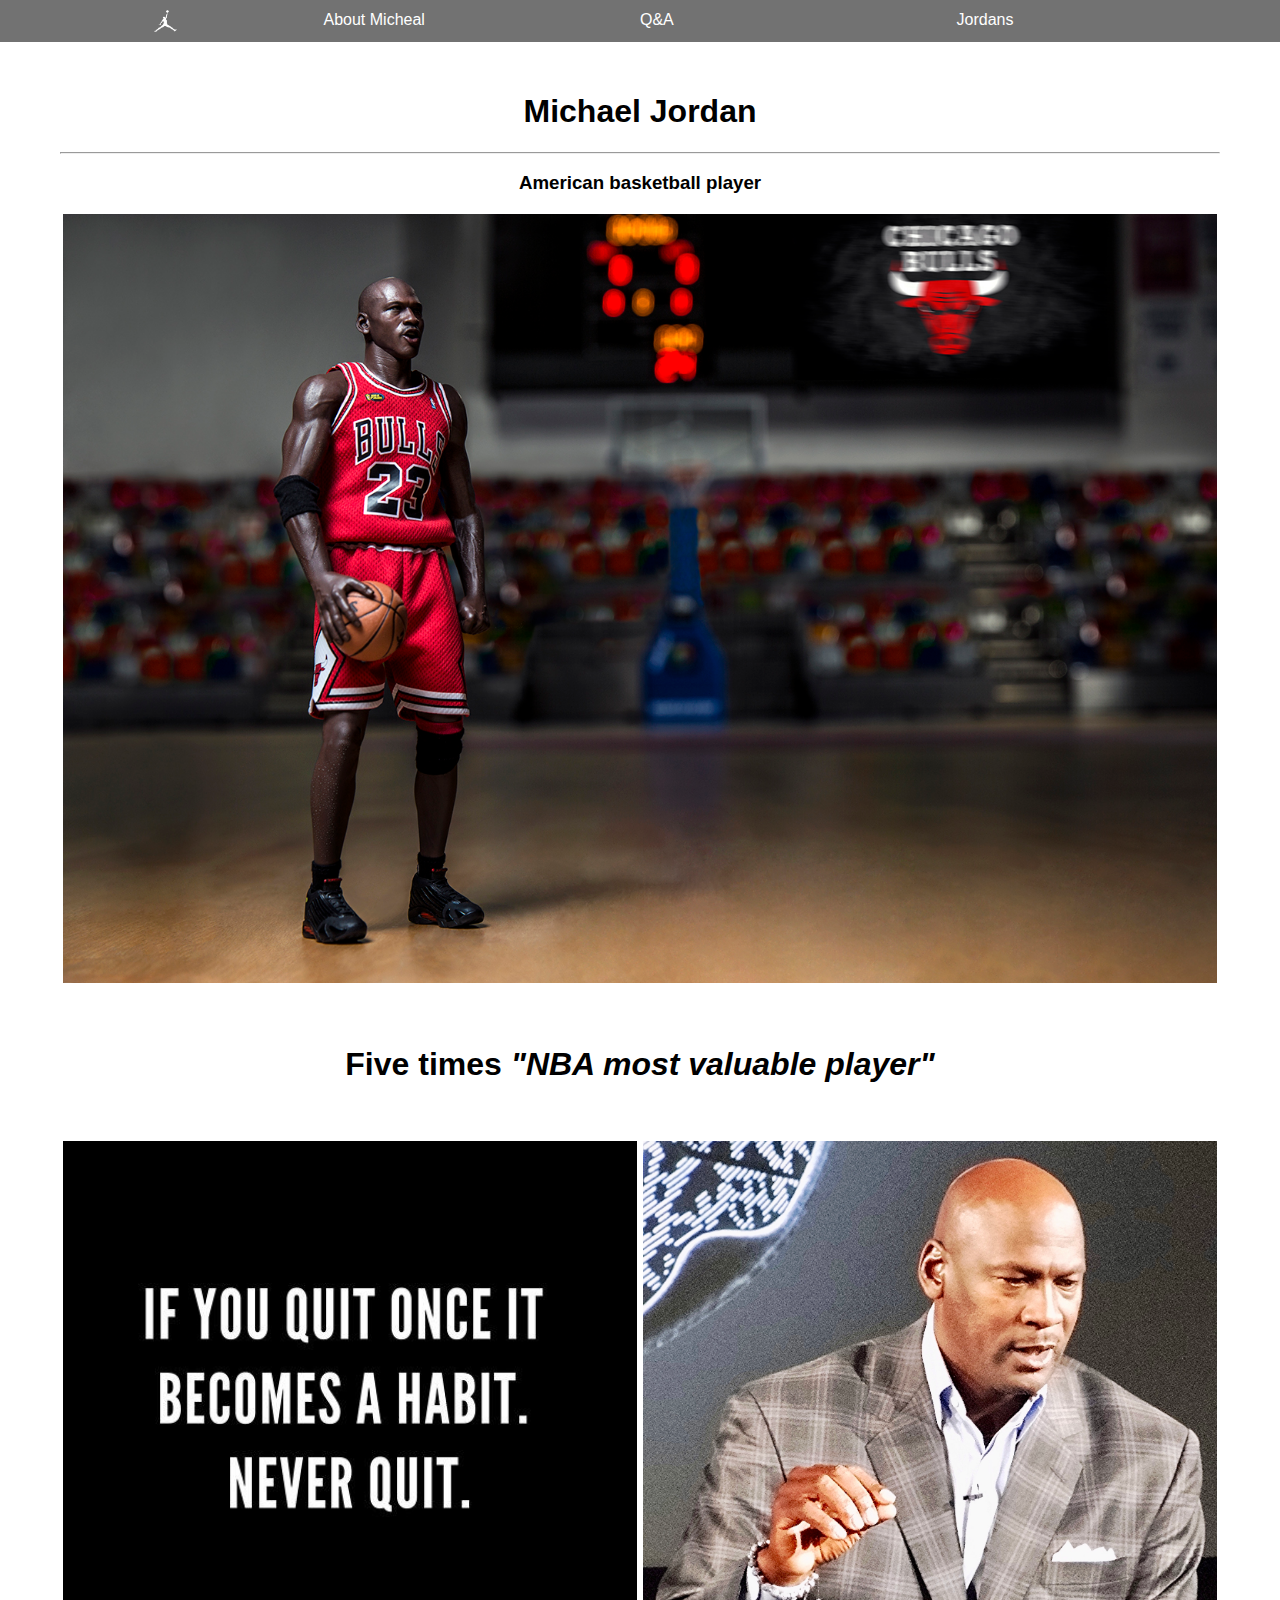
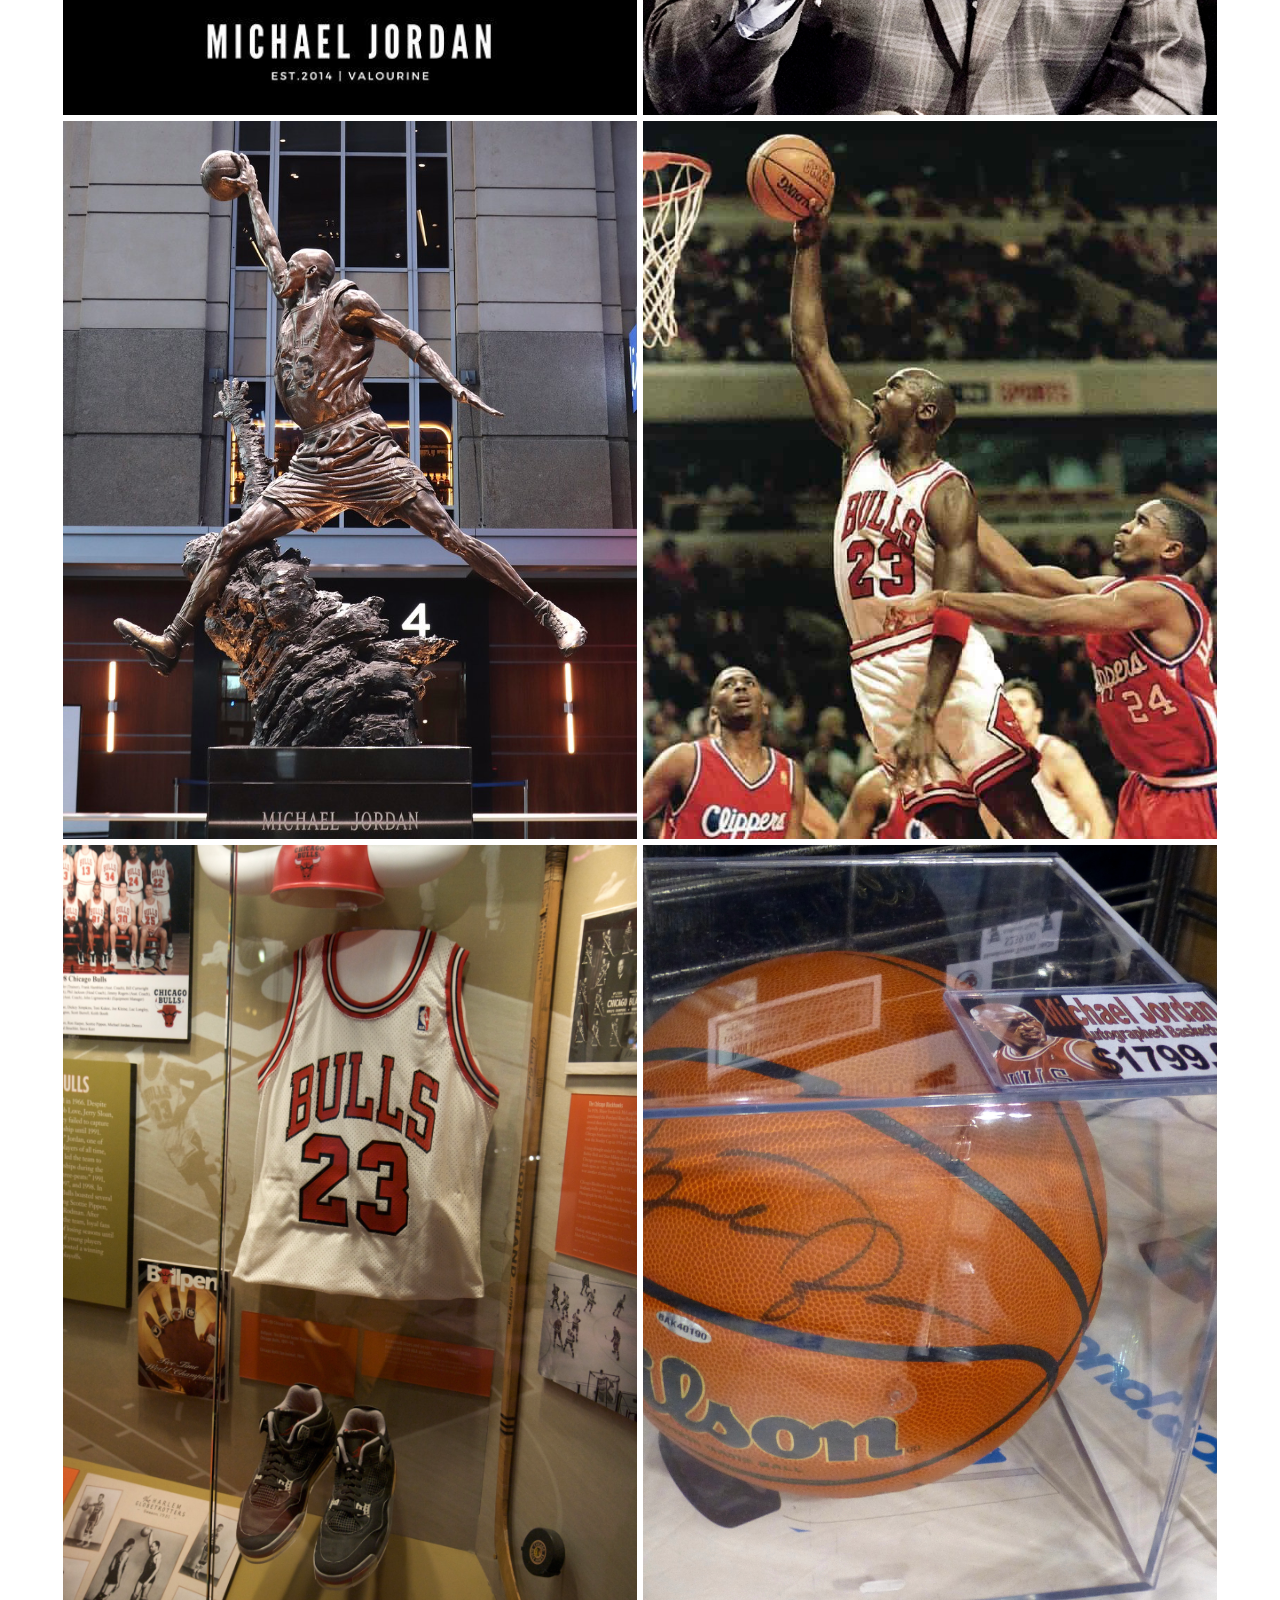
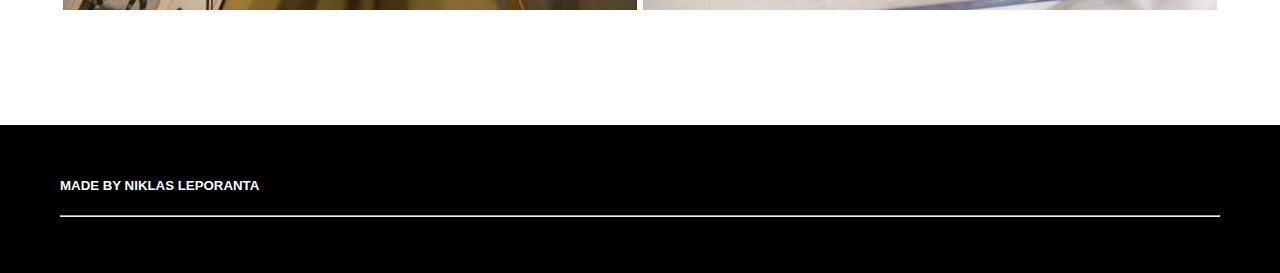
<file: index.html>
<!doctype html>
<html lang="no">
<head> 
  <title> Home </title>                                                       <!--Enderer navnet som vises i taben-->
  <link rel="stylesheet" href="./stilark/hovedstilark.css">                   <!--Kobler filen til CSS dokumentet-->
  <meta name="viewport" content="width=device-width, initial-scale=1.0">

</head>
<body>
    <div id="hub">                                                            <!--Lager huben-->
      <div class="row" > 
        <div class="columnlogo">

          <a href ="index.html">
            <img alt="Home button" src="./bilder/logo2.png" class="center"> </a></div> <!--Bruker logoen som link-->            

        <div class="column"> <a id="grå" href="aboutmichael.html"> About Micheal</a></div> <!--Link til en side-->           

        <div class="column"><a id="grå" href="questions.html">Q&A</a></div> 

        <div class="column"><a id="grå" href="jordanshoes.html">Jordans </a></div>             

    </div></div></div>


    <div id="hovedhvit" >                                                     <!--Definerer hvilken type boks som skal brukes-->

        <h1> Michael Jordan </h1> <hr>                             
        <h3> American basketball player </h3>                        
        
        <div class="row"> 
          <div class="column">
            <img src="./bilder/plasticfigurejordan.jpg" style="width:100%" alt="Cartoon picture of Michael Jordan"> <!--Importerer bildet og definerer størrelse-->
        </div> </div> 
        
        <br> <br>
        <h1> Five times <em>"NBA most valuable player"</em></h1>              <!--Hva som skal sta i h3, "em" gjør kursiv-->
        <br><br>


        <div  class="row" >                                                   <!--Rad med flexbox-->
          <div class="column">                                                <!--Kolonne med flexbox-->
            <img src="./bilder/quote.jpg"  alt="If you quit once it becomes a habit. Never quit." style="width:100%"> <!--Importerer bildet og definerer størrelse-->
          </div> 
    
          <div class="column">
            <img src="./bilder/talkingjordan.jpg" alt="Old picture of Michael Jordan talking" style="width:100%"> 
        </div></div>


        <div class="row" > 
          <div class="column">
            <img src="./bilder/sculpturemichael.jpg"  alt="Sculpture of Michael Jordan dunking" style="width:100%"> 
          </div> 

          <div class="column">
            <img src="./bilder/oldpicturemichael.jpg" alt="Picture of Michael Jordan dunking" style="width:100%">
          </div> </div> 

        <div class="row"> 
          <div class="column">
            <img src="./bilder/clothesmichael.jpg"  alt="An od Bulls jersey" style="width:100%"> 
          </div> 
  
          <div class="column">
            <img src="./bilder/signedball.jpg" alt="A signed basketball" style="width:100%"> 
    </div></div></div> 


    <div id="bunn">
        <h5> MADE BY NIKLAS LEPORANTA </h5>                                  <!--Hva som skal stå i h5-->
        <hr>                                                                 <!-- strek -->
        <br>                                                                 <!-- mellomrom -->    
    </div>

</body>
  
</html>
</file>
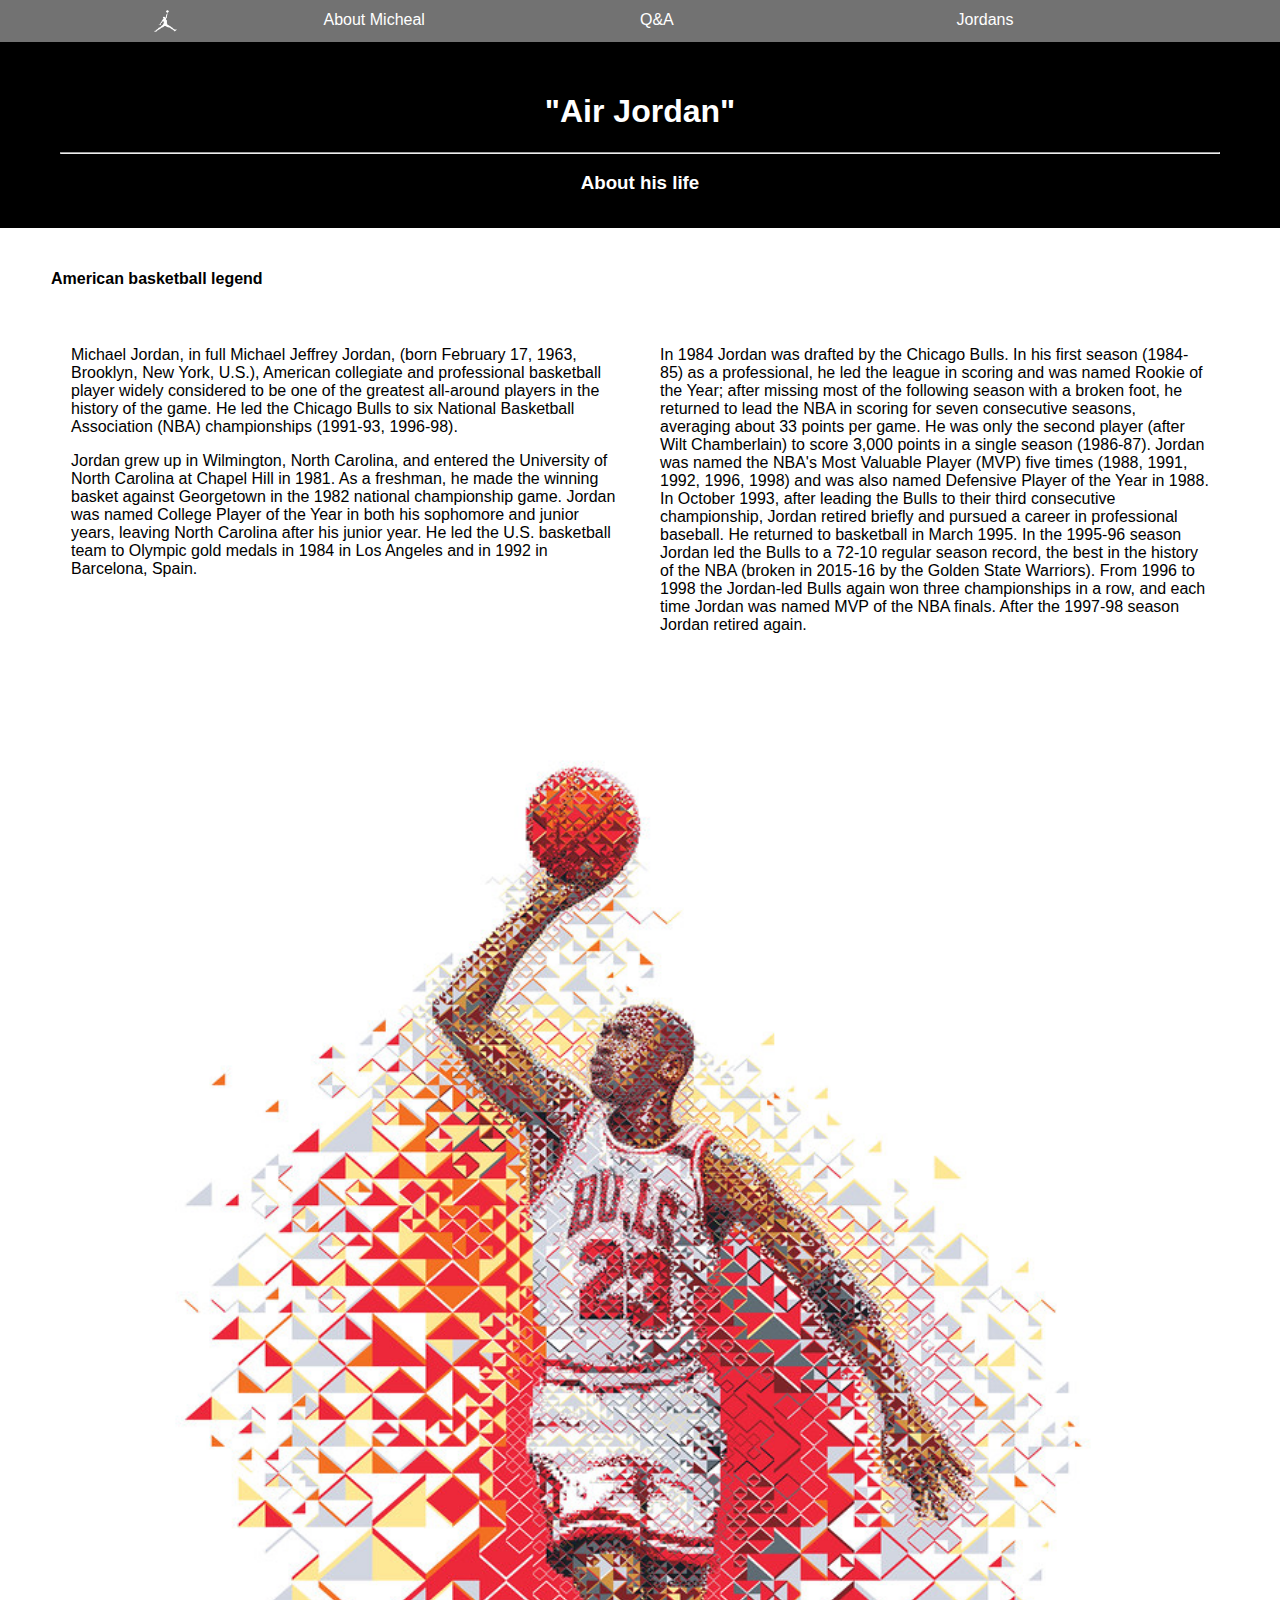
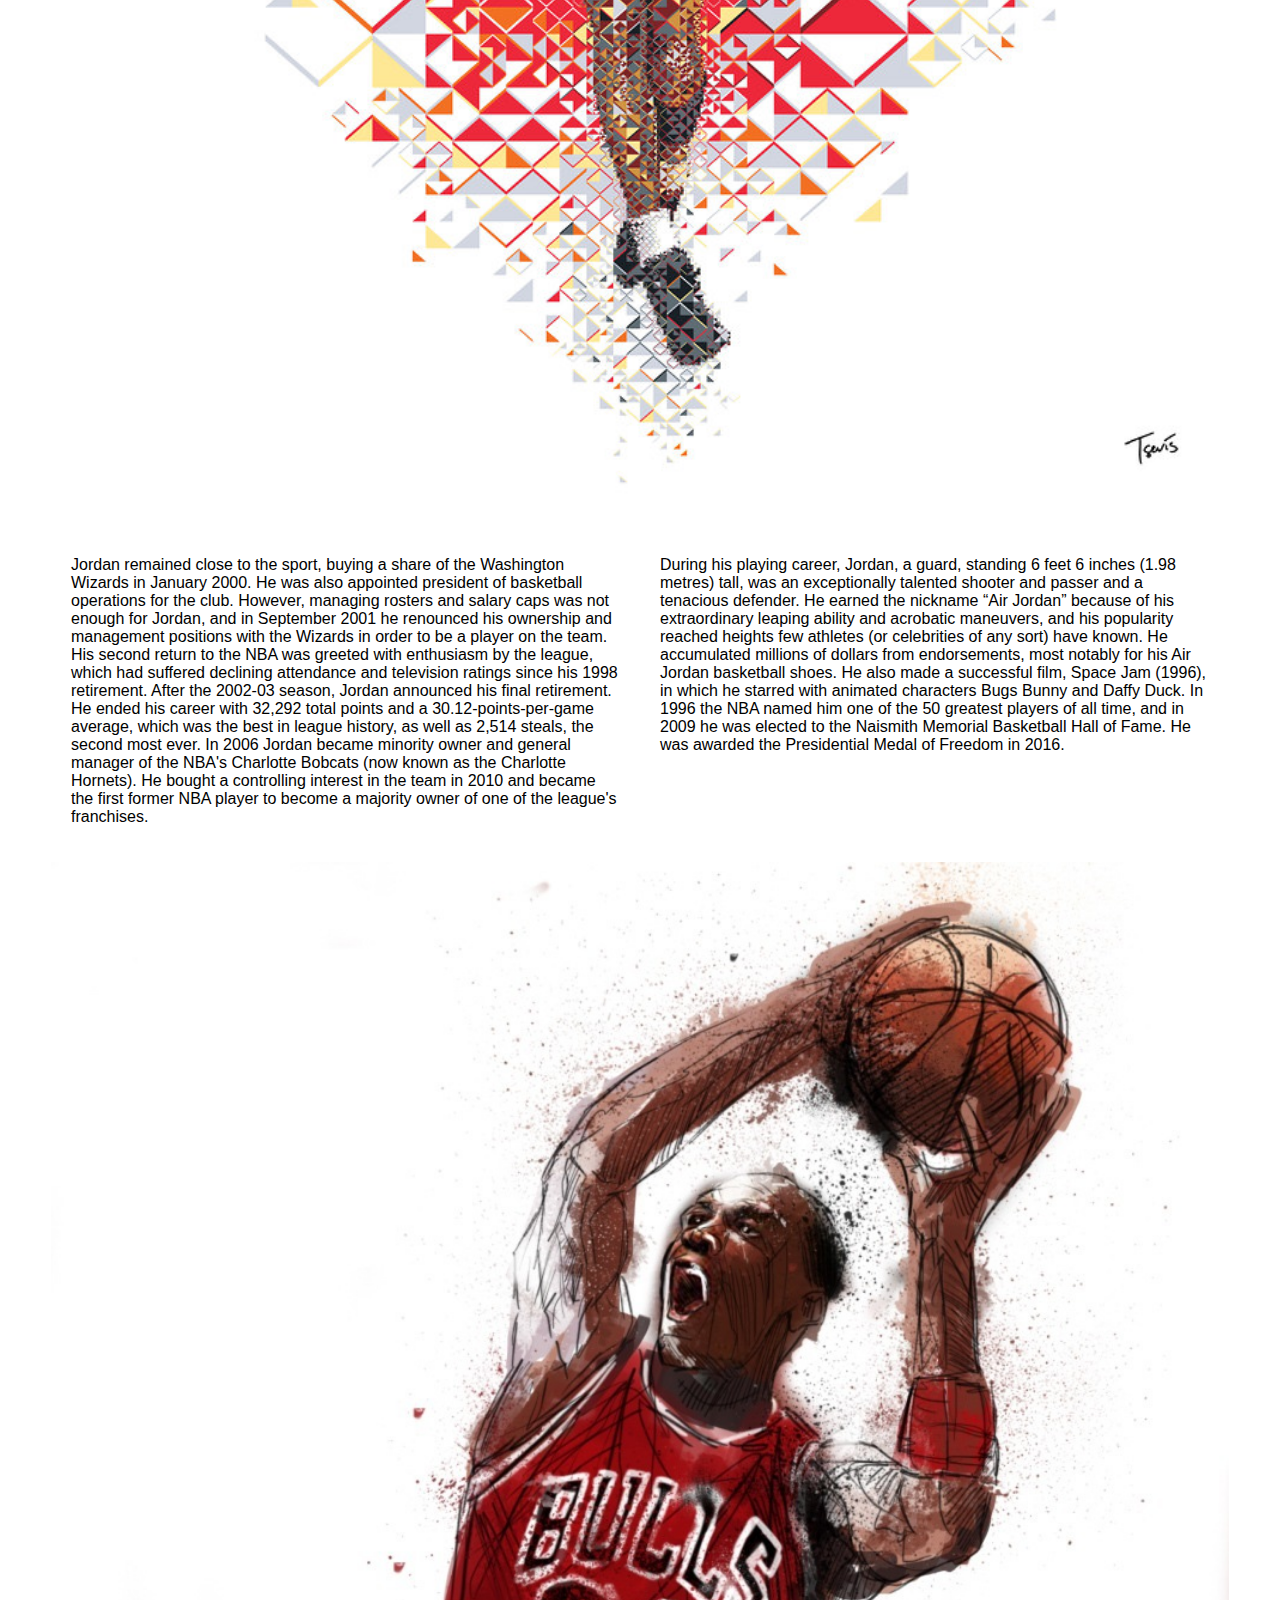
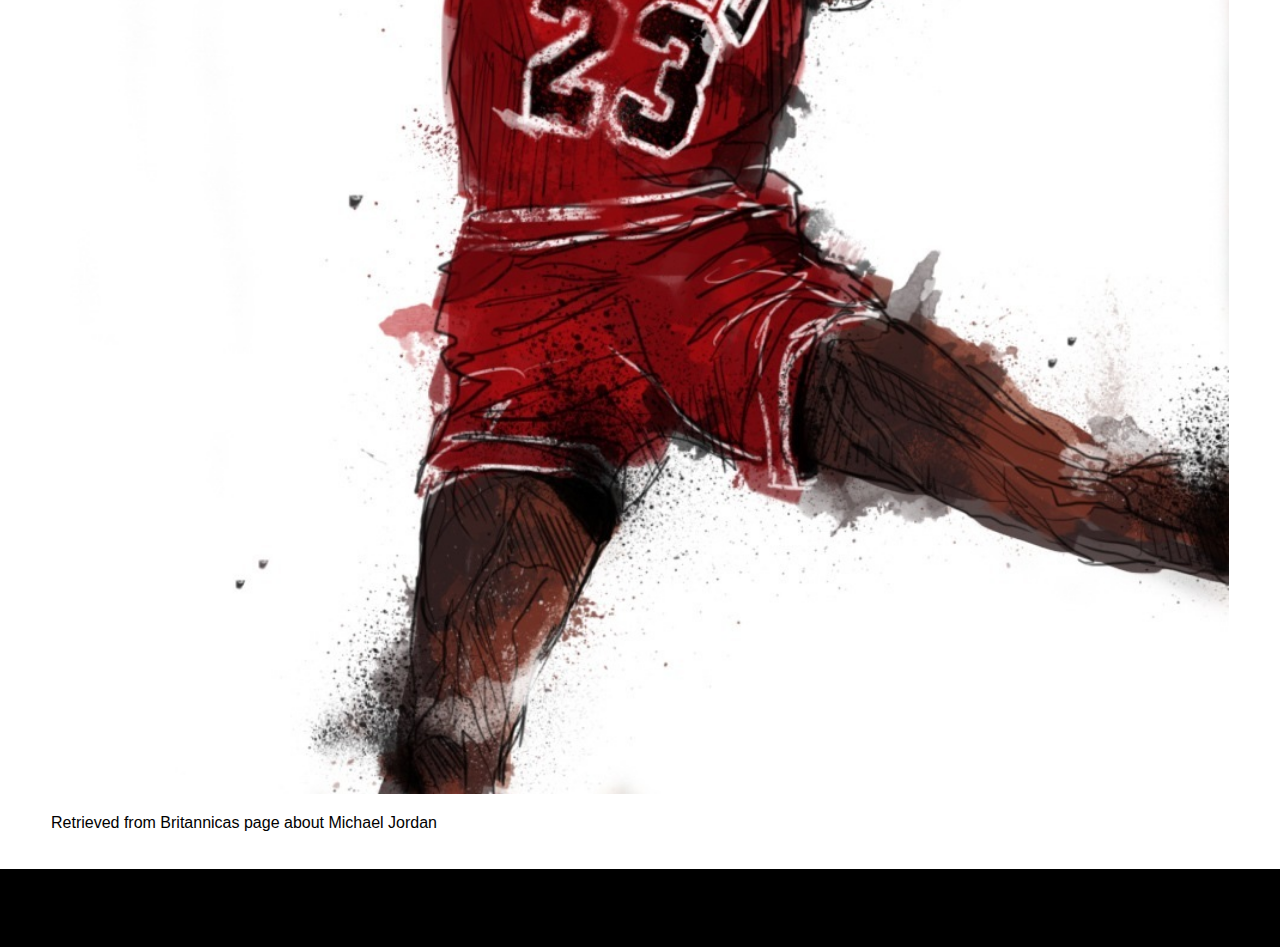
<file: aboutmichael.html>
<!doctype html>
<html lang="no">
<head> 
  <title> About Michael </title>                                             <!--Enderer navnet som vises i taben-->
  <link rel="stylesheet" href="./stilark/hovedstilark.css">                  <!--Kobler filen til CSS dokumentet-->
  <meta name="viewport" content="width=device-width, initial-scale=1.0">
</head>
  <body>

    <div id="hub">                                                           <!--Lager huben-->
      <div class="row" > <div class="columnlogo">

        <a href ="index.html">
          <img alt="Home button" src="./bilder/logo2.png" class="center"> </a></div> <!--Bruker logoen som link-->

        <div class="column"> <a id="grå" href="aboutmichael.html"> About Micheal</a></div> <!--Link til en side-->             

        <div class="column"><a id="grå" href="questions.html">Q&A</a></div>               

        <div class="column"><a id="grå" href="jordanshoes.html">Jordans </a></div>          

    </div></div></div>


    <div id="hovedsvart">                                                    <!--Overskrift og oeverste del av skjermen-->
      <h1> "Air Jordan" </h1>  <hr>                                                       
      <h3> About his life </h3>                         
    </div>

    <div id="hvit" >                                                         <!--Hvit boks med tekst-->
     <h4> American basketball legend </h4> 

      <div class="row">                                                      <!--Rad med flexbox-->
        <div class="columnpad">                                              <!--Kolonne med flexbox-->

          <p>Michael Jordan, in full Michael Jeffrey Jordan, (born February 17, 1963, Brooklyn, New York, U.S.), American collegiate and professional basketball player widely considered to be one of the greatest all-around players in the history of the game. He led the Chicago Bulls to six National Basketball Association (NBA) championships (1991-93, 1996-98). </p>

          <p>Jordan grew up in Wilmington, North Carolina, and entered the University of North Carolina at Chapel Hill in 1981. As a freshman, he made the winning basket against Georgetown in the 1982 national championship game. Jordan was named College Player of the Year in both his sophomore and junior years, leaving North Carolina after his junior year. He led the U.S. basketball team to Olympic gold medals in 1984 in Los Angeles and in 1992 in Barcelona, Spain.</p>

        </div> 

        <div class="columnpad">
              
          <p>In 1984 Jordan was drafted by the Chicago Bulls. In his first season (1984-85) as a professional, he led the league in scoring and was named Rookie of the Year; after missing most of the following season with a broken foot, he returned to lead the NBA in scoring for seven consecutive seasons, averaging about 33 points per game. He was only the second player (after Wilt Chamberlain) to score 3,000 points in a single season (1986-87). Jordan was named the NBA's Most Valuable Player (MVP) five times (1988, 1991, 1992, 1996, 1998) and was also named Defensive Player of the Year in 1988. In October 1993, after leading the Bulls to their third consecutive championship, Jordan retired briefly and pursued a career in professional baseball. He returned to basketball in March 1995. In the 1995-96 season Jordan led the Bulls to a 72-10 regular season record, the best in the history of the NBA (broken in 2015-16 by the Golden State Warriors). From 1996 to 1998 the Jordan-led Bulls again won three championships in a row, and each time Jordan was named MVP of the NBA finals. After the 1997-98 season Jordan retired again.</p>

        </div>
      </div> 

      <img src="./bilder/artmichaeljordan.jpg" style="width:100%" alt="Art of Michael Jordan standing"> <!--Importerer bildet og definerer størrelse-->

      
      <div class="row"> 
        <div class="columnpad">
              <p>
              Jordan remained close to the sport, buying a share of the Washington Wizards in January 2000. He was also appointed president of basketball operations for the club. However, managing rosters and salary caps was not enough for Jordan, and in September 2001 he renounced his ownership and management positions with the Wizards in order to be a player on the team. His second return to the NBA was greeted with enthusiasm by the league, which had suffered declining attendance and television ratings since his 1998 retirement. After the 2002-03 season, Jordan announced his final retirement. He ended his career with 32,292 total points and a 30.12-points-per-game average, which was the best in league history, as well as 2,514 steals, the second most ever. In 2006 Jordan became minority owner and general manager of the NBA's Charlotte Bobcats (now known as the Charlotte Hornets). He bought a controlling interest in the team in 2010 and became the first former NBA player to become a majority owner of one of the league's franchises.
              </p>

              
        </div>

        <div class="columnpad">
               <p>
               During his playing career, Jordan, a guard, standing 6 feet 6 inches (1.98 metres) tall, was an exceptionally talented shooter and passer and a tenacious defender. He earned the nickname “Air Jordan” because of his extraordinary leaping ability and acrobatic maneuvers, and his popularity reached heights few athletes (or celebrities of any sort) have known. He accumulated millions of dollars from endorsements, most notably for his Air Jordan basketball shoes. He also made a successful film, Space Jam (1996), in which he starred with animated characters Bugs Bunny and Daffy Duck. In 1996 the NBA named him one of the 50 greatest players of all time, and in 2009 he was elected to the Naismith Memorial Basketball Hall of Fame. He was awarded the Presidential Medal of Freedom in 2016.
              </p>
        </div>
      </div> 

      <img src="./bilder/jordan art.jpg" style="width:100%" alt="Art of Michael Jordan jumping"> 
      
      <p>Retrieved from Britannicas page about Michael Jordan</p>
    </div>

    <div id="bunn">
      <br>                                                        
    </div>

  </body>
</html>
</file>
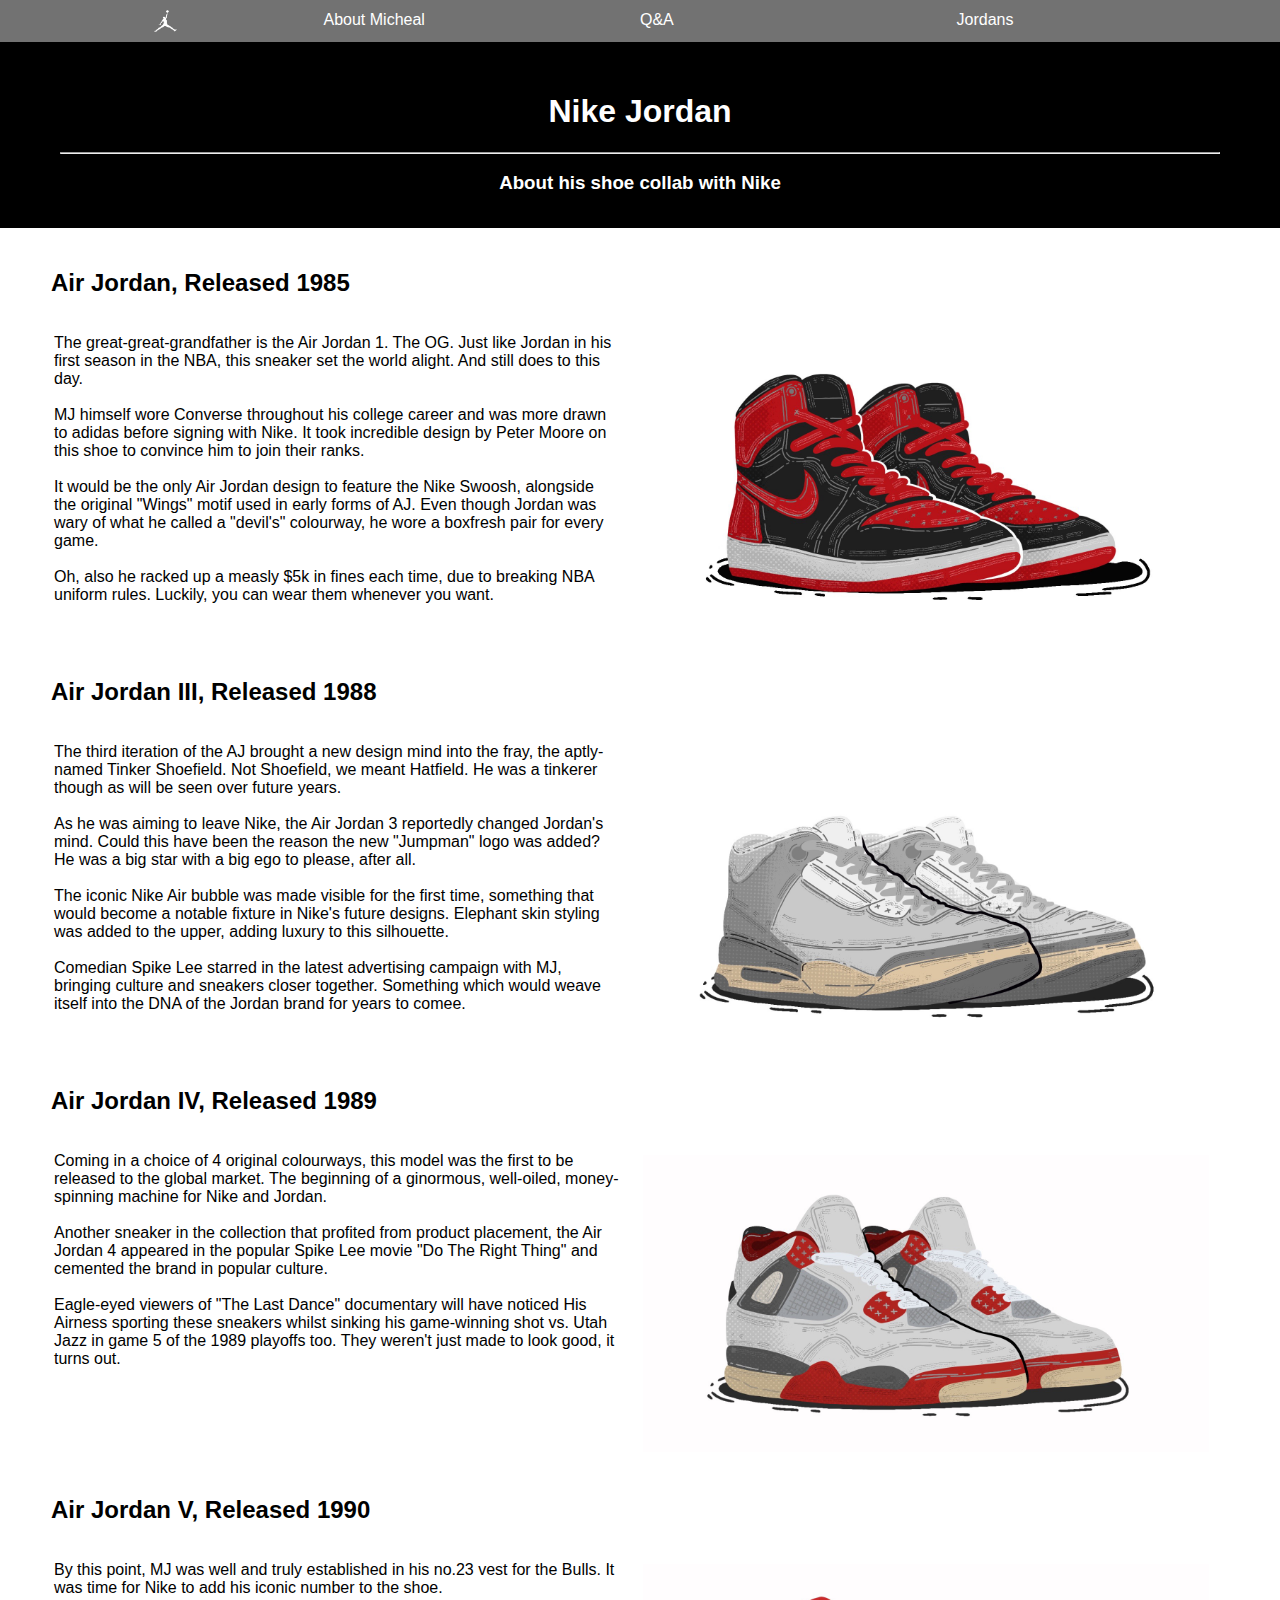
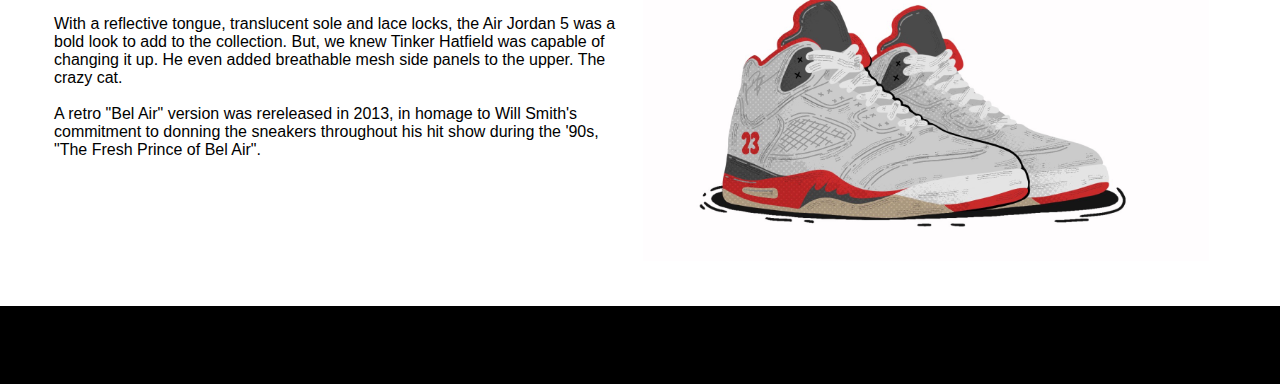
<file: jordanshoes.html>
<!doctype html>
<html lang="no">
<head> 
  <title> Jordan Shoes </title>                                              <!--Enderer navnet som vises i taben-->
  <link rel="stylesheet" href="./stilark/hovedstilark.css">                  <!--Kobler filen til CSS dokumentet-->
  <meta name="viewport" content="width=device-width, initial-scale=1.0">
</head>
  <body>

    <div id="hub">                                                           <!--Lager huben-->
      <div class="row" > <div class="columnlogo">

        <a href ="index.html">
          <img alt="Home button" src="./bilder/logo2.png" class="center"> </a></div> <!--Bruker logoen som link-->

        <div class="column"> <a id="grå" href="aboutmichael.html"> About Micheal</a></div> <!--Link til en side-->             

        <div class="column"><a id="grå" href="questions.html">Q&A</a></div>               

        <div class="column"><a id="grå" href="jordanshoes.html">Jordans </a></div>          

    </div></div></div>


    <div id="hovedsvart">                                                    <!--Overskrift og oeverste del av skjermen-->
      <h1> Nike Jordan </h1> <hr>                                      
      <h3> About his shoe collab with Nike </h3>                       
    </div>  

    <div id="hvit">                                                          <!--Hvit boks med tekst-->


      <h2> Air Jordan, Released 1985 </h2>                                   <!--Første kapittel-->

      <div class="row">                                                      <!--Rad med flexbox-->
        <div class="column">                                                 <!--Kolonne med flexbox-->

          <p>The great-great-grandfather is the Air Jordan 1. The OG. Just like Jordan in his first season in the NBA, this sneaker set the world alight. And still does to this day.
          <br><br>
          MJ himself wore Converse throughout his college career and was more drawn to adidas before signing with Nike. It took incredible design by Peter Moore on this shoe to convince him to join their ranks.
          <br><br>
          It would be the only Air Jordan design to feature the Nike Swoosh, alongside the original "Wings" motif used in early forms of AJ. Even though Jordan was wary of what he called a "devil's" colourway, he wore a boxfresh pair for every game.
          <br><br>
          Oh, also he racked up a measly $5k in fines each time, due to breaking NBA uniform rules. Luckily, you can wear them whenever you want.
              
        </div>
  
        <div class="columnpad">

          <img src="./bilder/1.jpg"  alt="Art of Jordan 1" style="width:100%"> <!--Importerer bildet og definerer størrelse-->

      </div></div> 


      <h2> Air Jordan III, Released 1988 </h2>                              <!--Nytt kapittel-->

      <div class="row"> 
        <div class="column">

          <p>The third iteration of the AJ brought a new design mind into the fray, the aptly-named Tinker Shoefield. Not Shoefield, we meant Hatfield. He was a tinkerer though as will be seen over future years.
          <br><br>
          As he was aiming to leave Nike, the Air Jordan 3 reportedly changed Jordan's mind. Could this have been the reason the new "Jumpman" logo was added? He was a big star with a big ego to please, after all.
          <br><br>
          The iconic Nike Air bubble was made visible for the first time, something that would become a notable fixture in Nike's future designs. Elephant skin styling was added to the upper, adding luxury to this silhouette.
          <br><br>
          Comedian Spike Lee starred in the latest advertising campaign with MJ, bringing culture and sneakers closer together. Something which would weave itself into the DNA of the Jordan brand for years to comee.
              
        </div>
  
        <div class="columnpad">

          <img src="./bilder/3.jpg"  alt="Art of Jordan 3" style="width:100%"> 

      </div></div> 


      <h2> Air Jordan IV, Released 1989 </h2>                             <!--Nytt kapittel-->

      <div class="row"> 
        <div class="column">
            
          <p>Coming in a choice of 4 original colourways, this model was the first to be released to the global market. The beginning of a ginormous, well-oiled, money-spinning machine for Nike and Jordan.
          <br><br>
          Another sneaker in the collection that profited from product placement, the Air Jordan 4 appeared in the popular Spike Lee movie "Do The Right Thing" and cemented the brand in popular culture.
          <br><br>
          Eagle-eyed viewers of "The Last Dance" documentary will have noticed His Airness sporting these sneakers whilst sinking his game-winning shot vs. Utah Jazz in game 5 of the 1989 playoffs too. They weren't just made to look good, it turns out.</p>
              
        </div>
  
        <div class="columnpad">
          <img src="./bilder/4.jpg"  alt="Art of Jordan 4" style="width:100%">
      </div></div> 


      <h2> Air Jordan V, Released 1990 </h2>                              <!--Nytt kapittel-->

      <div class="row"> 
        <div class="column">
            
          <p>By this point, MJ was well and truly established in his no.23 vest for the Bulls. It was time for Nike to add his iconic number to the shoe.
          <br><br>
          With a reflective tongue, translucent sole and lace locks, the Air Jordan 5 was a bold look to add to the collection. But, we knew Tinker Hatfield was capable of changing it up. He even added breathable mesh side panels to the upper. The crazy cat.
          <br><br>
          A retro "Bel Air" version was rereleased in 2013, in homage to Will Smith's commitment to donning the sneakers throughout his hit show during the '90s, "The Fresh Prince of Bel Air".</p>
              
        </div>
  
        <div class="columnpad">
          <img src="./bilder/5.jpg"  alt="Art of Jordan 5" style="width:100%">

    </div></div></div>

    <div id="bunn"> <br> </div>                                              <!-- svart boks på bunnen -->

  </body>
</html>
</file>
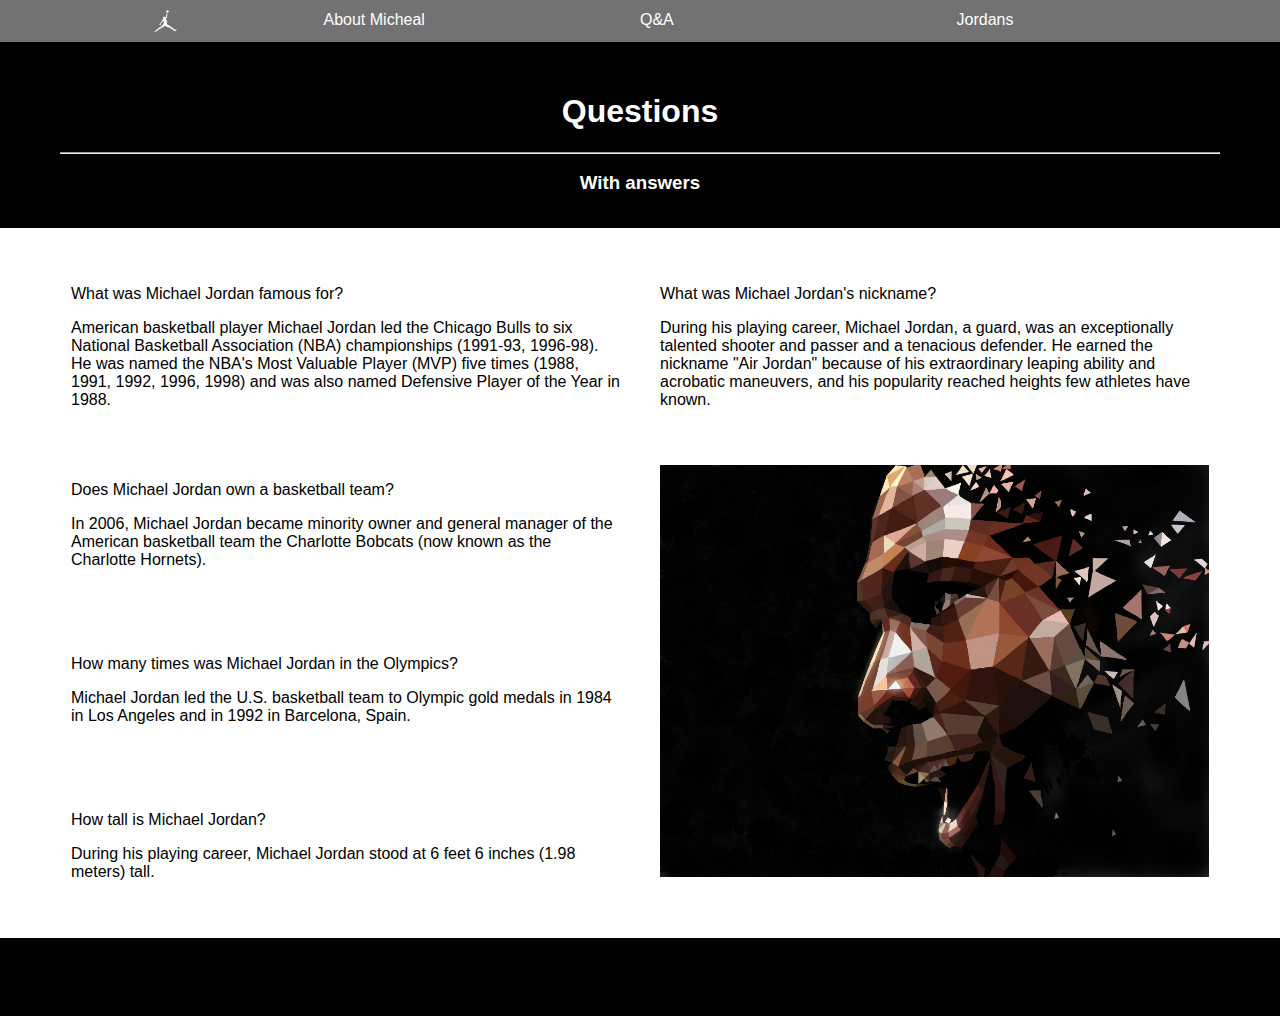
<file: questions.html>
<!doctype html>
<html lang="no">
<head> 
  <title> Questions w/ answers </title>                                        <!--Enderer navnet som vises i taben-->
  <link rel="stylesheet" href="./stilark/hovedstilark.css">                    <!--Kobler filen til CSS dokumentet-->
  <meta name="viewport" content="width=device-width, initial-scale=1.0">
</head>
  <body>

    <div id="hub">                                                             <!--Lager huben-->
      <div class="row" > 
        <div class="columnlogo">

          <a href ="index.html">
            <img alt="Home button" src="./bilder/logo2.png" class="center"> </a></div> <!--Bruker logoen som link-->

          <div class="column"> <a id="grå" href="aboutmichael.html"> About Micheal</a></div> <!--Link til en side-->             

          <div class="column"><a id="grå" href="questions.html">Q&A</a></div>               

          <div class="column"><a id="grå" href="jordanshoes.html">Jordans </a></div>          

    </div></div></div>


    <div id="hovedsvart">                                                     <!--Overskrift og oeverste del av skjermen-->
      <h1> Questions </h1>   <hr>                 
      <h3> With answers </h3>                       
    </div>

    <div id="hvit">                                                           <!--Hvit boks med tekst-->
      <div class="row">                                                       <!--Rad med flexbox-->
        <div class="columnpad">                                               <!--Kolonne med flexbox-->

          <p>What was Michael Jordan famous for?</p>                          <!--Tekst-->
          <p>American basketball player Michael Jordan led the Chicago Bulls to six National Basketball Association (NBA) championships (1991-93, 1996-98). He was named the NBA's Most Valuable Player (MVP) five times (1988, 1991, 1992, 1996, 1998) and was also named Defensive Player of the Year in 1988.</p>
        </div>
  
        <div class="columnpad">
          <p>What was Michael Jordan's nickname?</p> 
          <p>During his playing career, Michael Jordan, a guard, was an exceptionally talented shooter and passer and a tenacious defender. He earned the nickname "Air Jordan" because of his extraordinary leaping ability and acrobatic maneuvers, and his popularity reached heights few athletes have known.</p>
      </div></div>

      <div class="row"> 
        <div class="columnpad">

          <p>Does Michael Jordan own a basketball team?</p>
          <p>In 2006, Michael Jordan became minority owner and general manager of the American basketball team the Charlotte Bobcats (now known as the Charlotte Hornets).</p>
          <br><br><br>

          <p>How many times was Michael Jordan in the Olympics?</p> 
          <p>Michael Jordan led the U.S. basketball team to Olympic gold medals in 1984 in Los Angeles and in 1992 in Barcelona, Spain.</p>
          <br><br><br>

          <p>How tall is Michael Jordan?</p>
          <p>During his playing career, Michael Jordan stood at 6 feet 6 inches (1.98 meters) tall.</p>

        </div>
  
        <div class="columnpad">

          <img src="./bilder/artofface.jpg"  alt="Art of Michael Jordans face" style="width:100%"> <!--Importerer bildet og definerer størrelse-->

    </div></div></div>
    

    <div id="bunn"> <br> </div>                                                     <!-- svart boks på bunnen -->  


  </body>
</html>
</file>
<file: stilark/hovedstilark.css>
body { /* grunnleggende info om bakgrunn og skrifttype */
  margin: 0;
  padding: 0;
  background-color: #ffffff;  
  font-family:'Lucida Sans', 'Lucida Sans Regular', 'Lucida Grande', 'Lucida Sans Unicode', Geneva, Verdana, sans-serif
  }


a { /* gir informasjon om linkene */
    flex-grow: 1;
    margin: 0px;
    padding: 0px;
    color: #ffffff;
    letter-spacing:inherit
  }
    a:link, a:visited {
       text-decoration:none
    }
    a:hover {
     text-decoration: underline;
      color: #b7b7b7;
    }
    a:active {
      text-decoration:none
    }
    a:disabled {
      opacity:.32
    }
    



#hub {        /* lager en grå hub som er "sticky" */
  width: auto;                        
  color: #ffffff;                 
  margin: 0px ;                     
  padding: 9px 9px;                
  position: sticky;
  top: 0px;
  background-color: #727272;      
  border: 1px solid #727272;       
  }


#hovedsvart{ /* definerer ulike verdier for svart boks */
  width: auto;                        /* bredde av vinduet */
  color: #ffffff;                   /* skriftfarge */
  margin: auto ;                      /* storrelse pa margin */
  padding: 20px 50px;                 /* luft mellom kantlinjene og innholdet */
  padding-bottom: 5px;                /* luft mellom kantlinjene og innholdet pa bunnen*/
  background-color: #000000;        /* bakgrunnsfarge */
  border: 10px solid #000000;       /* farge pa kantlinje */
  }    

#svart{   /* samme som over uten egen definert "padding bottom */
  width: auto;                       
  color: #ffffff;
  margin: auto ;        
  padding: 20px 50px;
  background-color: #000000;   
  border: 1px solid #000000; 
  }

#hovedhvit{   /* samme kommandoer som "hovedsvart", bare andre farger */
  width: auto;                       
  color: #000000;
  margin: auto ;        
  padding: 20px 50px;             
  padding-bottom: 100px;             
  background-color: #ffffff;   
  border: 10px solid #ffffff; 
  }


#hvit{        /* samme som over uten egen definert "padding bottom */
  width: auto;                       
  color: #000000;
  margin: auto ;        
  padding: 20px 50px;            
  background-color: #ffffff;   
  border: 1px solid #ffffff; 
  }

#bunn{        /* samme kommandoer som i feltene ovenfor, definert for "bunn" */
  width: auto;                        
  color: #ffffff;
  margin: auto ;        
  padding: 20px 50px;          
  background-color: #000000;  
  border: 10px solid #000000; 
    }

.center {     /* sentrerer logo med bredde på 23px */
  display:block;
  margin: auto;
  width: 23px;
  }

.row {        /* lager en rad med flex */
  display: flex;
  }

.column {  /* lager en kolonne med flex */
  flex: 50%;
  padding: 1px 3px;
  }
    
.columnpad {   /* lager en kolonne med flex med tykkere padding */
  flex: 50%;
  padding: 20px;
  }

.columnlogo { /* lager en kolonne tilpasset logoen i huben */
    flex: 50%;
    height: 50%;
    padding: 0px;
    }


h1, h3, a { text-align: center;}   /* midtstiller følgende skrifter */
</file>
